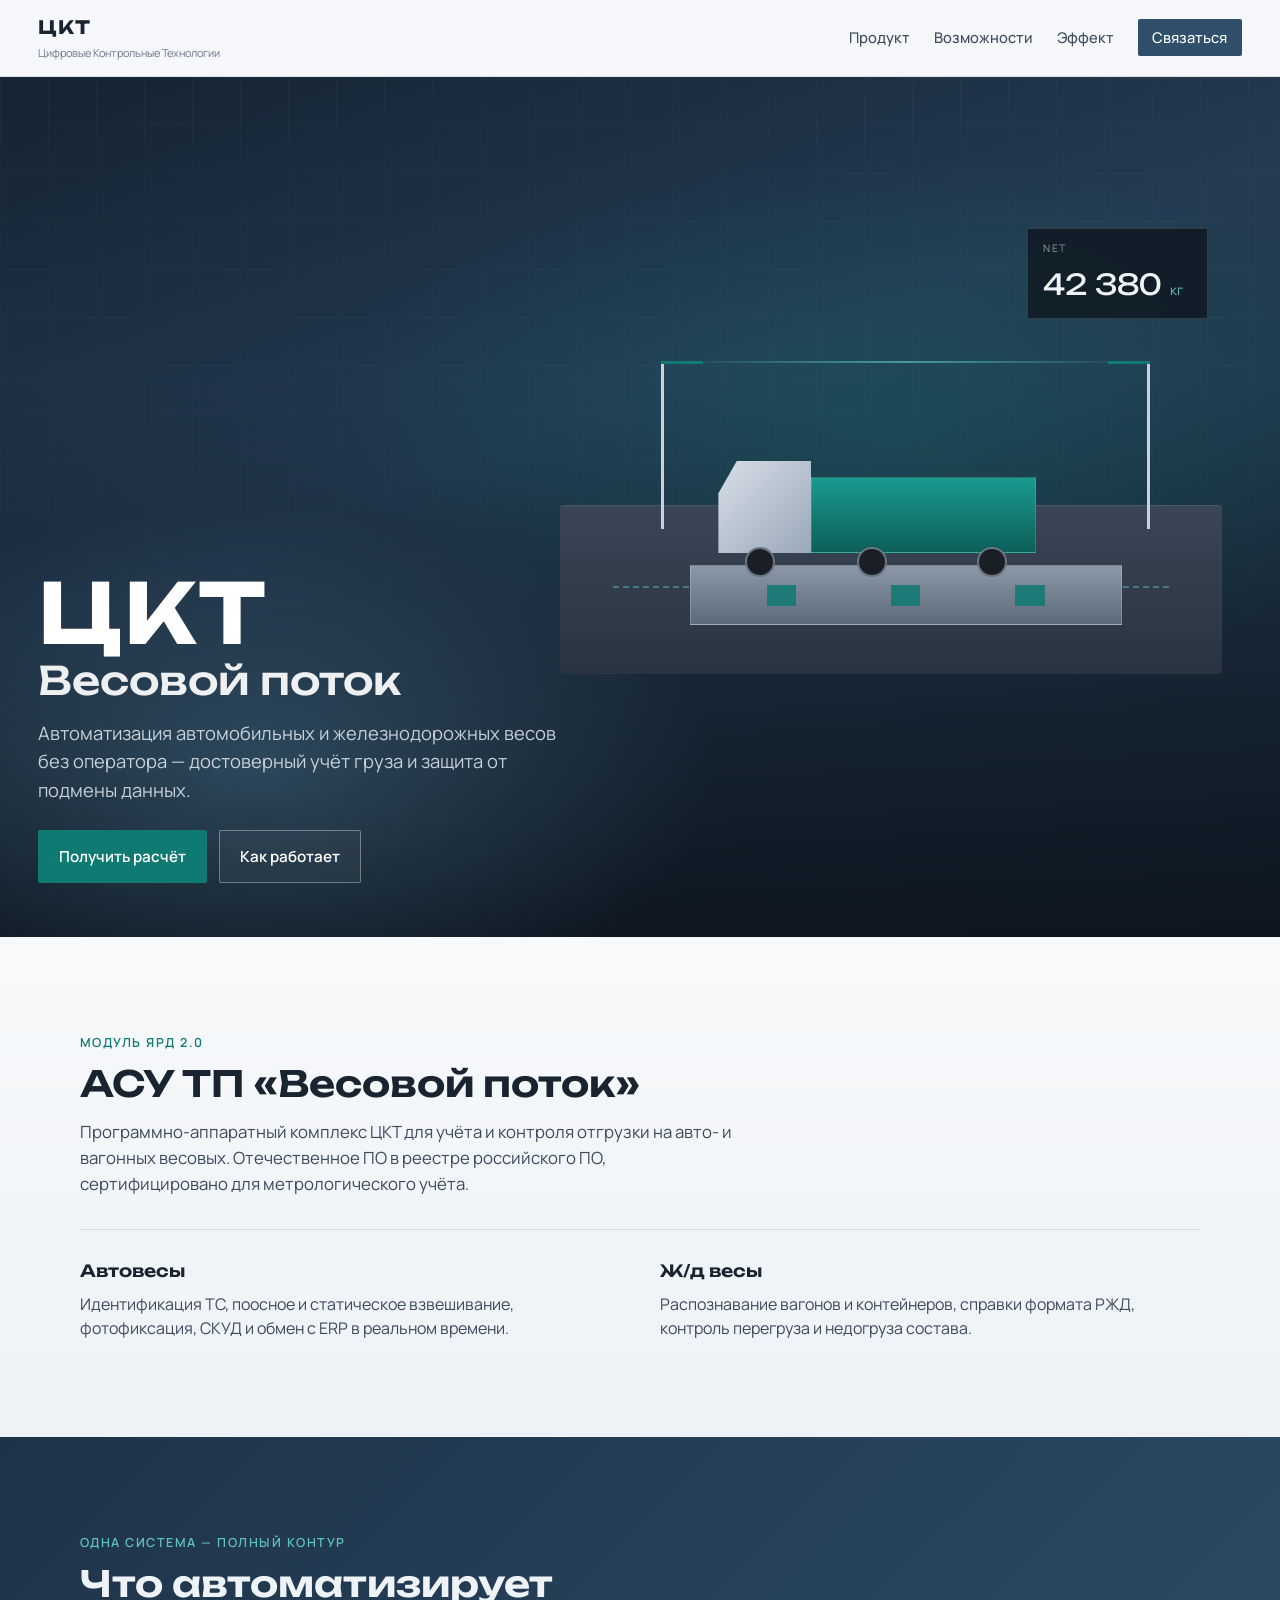
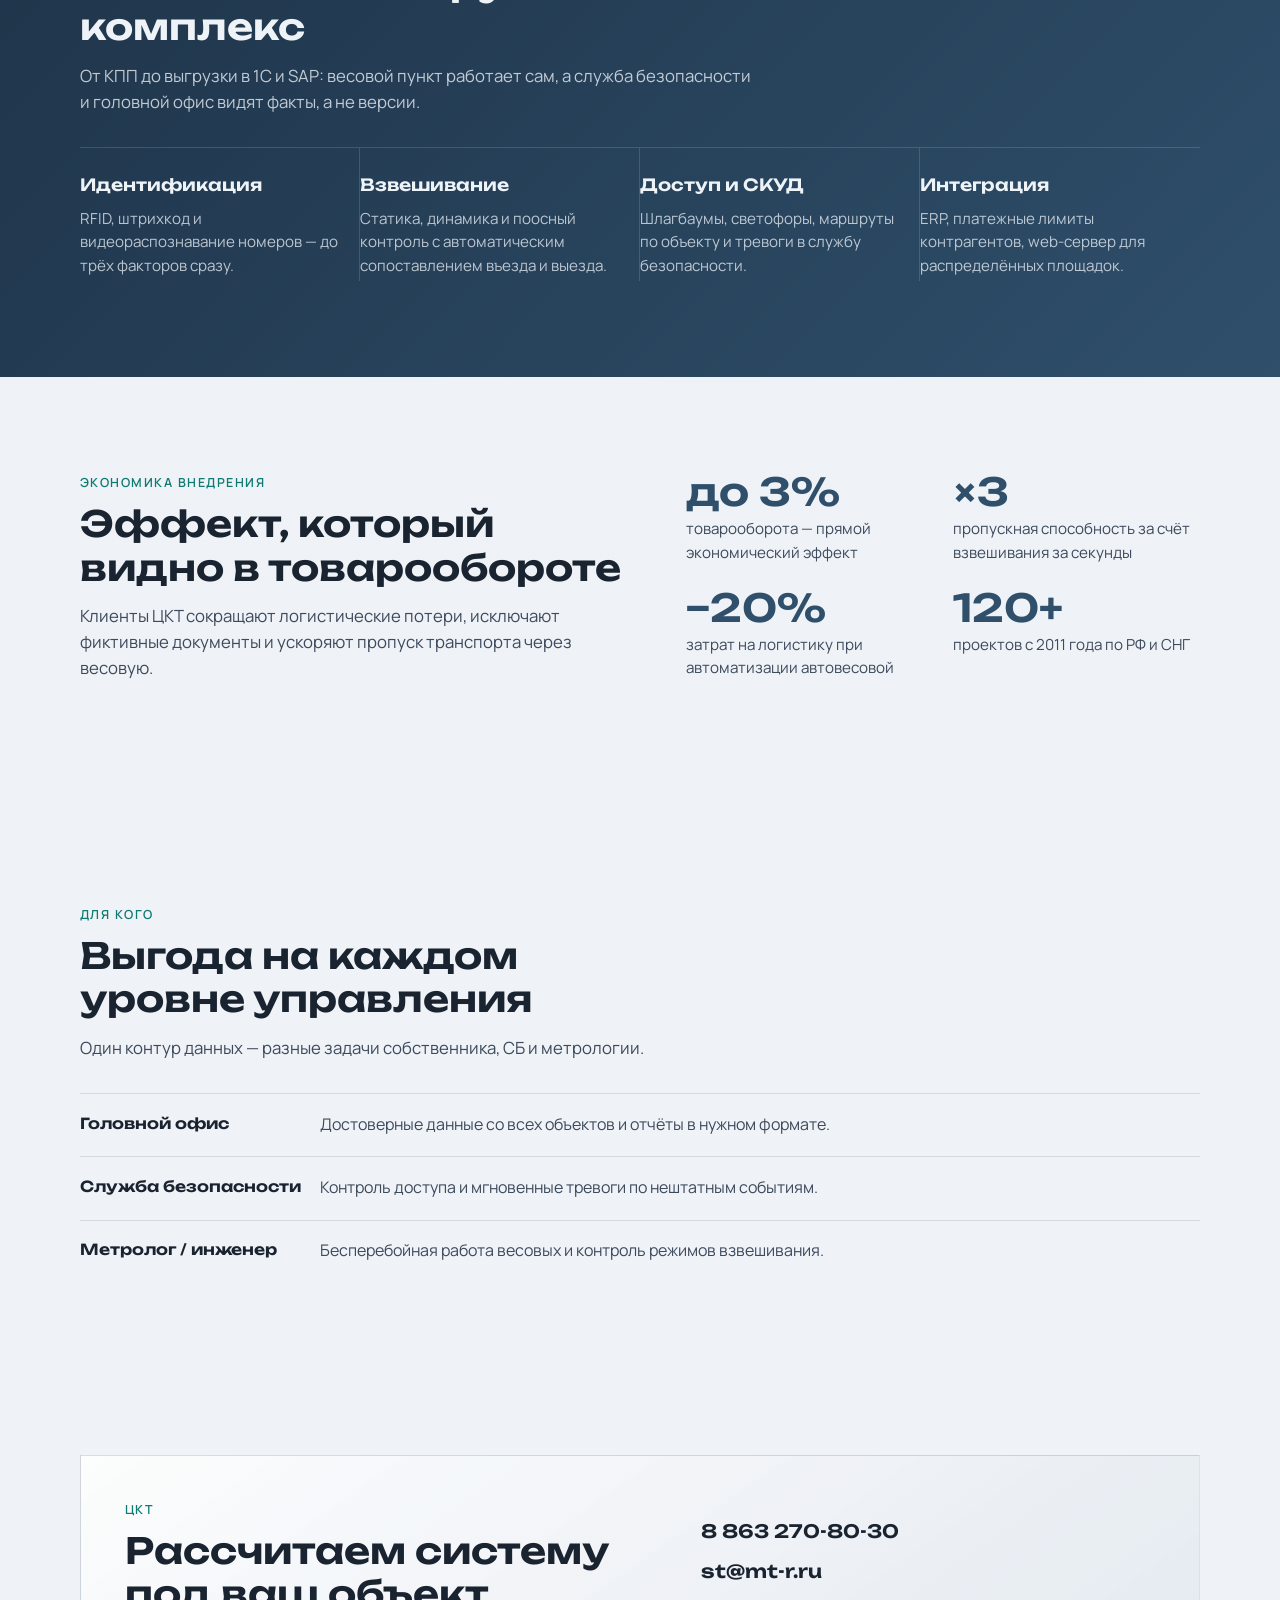
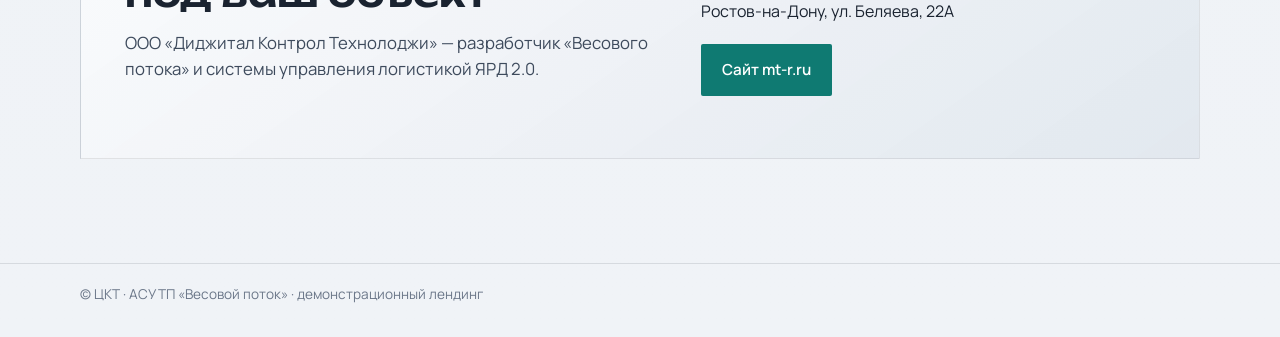
<file: index.html>
<!DOCTYPE html>
<html lang="ru">
<head>
  <meta charset="UTF-8" />
  <meta name="viewport" content="width=device-width, initial-scale=1" />
  <title>ЦКТ — Весовой поток | Автоматизация авто- и ж/д весов</title>
  <meta name="description" content="АСУ ТП «Весовой поток» от ЦКТ — программно-аппаратный комплекс автоматизации автомобильных и вагонных весов. Модуль системы ЯРД 2.0." />
  <link rel="preconnect" href="https://fonts.googleapis.com" />
  <link rel="preconnect" href="https://fonts.gstatic.com" crossorigin />
  <link href="https://fonts.googleapis.com/css2?family=Manrope:wght@400;500;600;700&family=Unbounded:wght@500;600;700&display=swap" rel="stylesheet" />
  <link rel="stylesheet" href="styles.css" />
</head>
<body>
  <header class="site-header">
    <a class="logo" href="#top" aria-label="ЦКТ — на главную">
      <span class="logo-mark">ЦКТ</span>
      <span class="logo-sub">Цифровые Контрольные Технологии</span>
    </a>
    <nav class="nav" aria-label="Основная навигация">
      <a href="#product">Продукт</a>
      <a href="#capabilities">Возможности</a>
      <a href="#effect">Эффект</a>
      <a href="#contact" class="nav-cta">Связаться</a>
    </nav>
  </header>

  <main id="top">
    <section class="hero" aria-labelledby="hero-brand">
      <div class="hero-media" aria-hidden="true">
        <div class="hero-gradient"></div>
        <div class="hero-grid"></div>
      </div>

      <div class="hero-content">
        <p class="brand" id="hero-brand">ЦКТ</p>
        <h1>Весовой поток</h1>
        <p class="lead">
          Автоматизация автомобильных и железнодорожных весов без оператора —
          достоверный учёт груза и защита от подмены данных.
        </p>
        <div class="cta-group">
          <a class="btn btn-primary" href="#contact">Получить расчёт</a>
          <a class="btn btn-ghost" href="#product">Как работает</a>
        </div>
      </div>

      <div class="weighbridge" aria-hidden="true">
        <div class="wb-road"></div>
        <div class="wb-platform">
          <span class="wb-scale"></span>
          <span class="wb-scale"></span>
          <span class="wb-scale"></span>
        </div>
        <div class="wb-truck">
          <div class="truck-cab"></div>
          <div class="truck-body"></div>
          <div class="truck-wheel w1"></div>
          <div class="truck-wheel w2"></div>
          <div class="truck-wheel w3"></div>
        </div>
        <div class="wb-gate left"></div>
        <div class="wb-gate right"></div>
        <div class="wb-readout">
          <span class="readout-label">NET</span>
          <span class="readout-value" data-weight>42 380</span>
          <span class="readout-unit">кг</span>
        </div>
        <div class="scan-beam"></div>
      </div>
    </section>

    <section class="section product" id="product">
      <div class="section-inner">
        <p class="eyebrow">Модуль ЯРД 2.0</p>
        <h2>АСУ ТП «Весовой поток»</h2>
        <p class="section-lead">
          Программно-аппаратный комплекс ЦКТ для учёта и контроля отгрузки
          на авто- и вагонных весовых. Отечественное ПО в реестре российского ПО,
          сертифицировано для метрологического учёта.
        </p>

        <ul class="split-list">
          <li>
            <strong>Автовесы</strong>
            Идентификация ТС, поосное и статическое взвешивание, фотофиксация,
            СКУД и обмен с ERP в реальном времени.
          </li>
          <li>
            <strong>Ж/д весы</strong>
            Распознавание вагонов и контейнеров, справки формата РЖД,
            контроль перегруза и недогруза состава.
          </li>
        </ul>
      </div>
    </section>

    <section class="section capabilities" id="capabilities">
      <div class="section-inner">
        <p class="eyebrow">Одна система — полный контур</p>
        <h2>Что автоматизирует комплекс</h2>
        <p class="section-lead">
          От КПП до выгрузки в 1С и SAP: весовой пункт работает сам,
          а служба безопасности и головной офис видят факты, а не версии.
        </p>

        <div class="capability-rail" role="list">
          <article class="cap" role="listitem">
            <h3>Идентификация</h3>
            <p>RFID, штрихкод и видеораспознавание номеров — до трёх факторов сразу.</p>
          </article>
          <article class="cap" role="listitem">
            <h3>Взвешивание</h3>
            <p>Статика, динамика и поосный контроль с автоматическим сопоставлением въезда и выезда.</p>
          </article>
          <article class="cap" role="listitem">
            <h3>Доступ и СКУД</h3>
            <p>Шлагбаумы, светофоры, маршруты по объекту и тревоги в службу безопасности.</p>
          </article>
          <article class="cap" role="listitem">
            <h3>Интеграция</h3>
            <p>ERP, платежные лимиты контрагентов, web-сервер для распределённых площадок.</p>
          </article>
        </div>
      </div>
    </section>

    <section class="section effect" id="effect">
      <div class="section-inner effect-grid">
        <div>
          <p class="eyebrow">Экономика внедрения</p>
          <h2>Эффект, который видно в товарообороте</h2>
          <p class="section-lead">
            Клиенты ЦКТ сокращают логистические потери, исключают фиктивные документы
            и ускоряют пропуск транспорта через весовую.
          </p>
        </div>
        <dl class="metrics">
          <div>
            <dt>до 3%</dt>
            <dd>товарооборота — прямой экономический эффект</dd>
          </div>
          <div>
            <dt>×3</dt>
            <dd>пропускная способность за счёт взвешивания за секунды</dd>
          </div>
          <div>
            <dt>−20%</dt>
            <dd>затрат на логистику при автоматизации автовесовой</dd>
          </div>
          <div>
            <dt>120+</dt>
            <dd>проектов с 2011 года по РФ и СНГ</dd>
          </div>
        </dl>
      </div>
    </section>

    <section class="section audience">
      <div class="section-inner">
        <p class="eyebrow">Для кого</p>
        <h2>Выгода на каждом уровне управления</h2>
        <p class="section-lead">Один контур данных — разные задачи собственника, СБ и метрологии.</p>
        <ul class="audience-list">
          <li>
            <span>Головной офис</span>
            Достоверные данные со всех объектов и отчёты в нужном формате.
          </li>
          <li>
            <span>Служба безопасности</span>
            Контроль доступа и мгновенные тревоги по нештатным событиям.
          </li>
          <li>
            <span>Метролог / инженер</span>
            Бесперебойная работа весовых и контроль режимов взвешивания.
          </li>
        </ul>
      </div>
    </section>

    <section class="section contact" id="contact">
      <div class="section-inner contact-panel">
        <div>
          <p class="eyebrow">ЦКТ</p>
          <h2>Рассчитаем систему под ваш объект</h2>
          <p class="section-lead">
            ООО «Диджитал Контрол Технолоджи» — разработчик «Весового потока»
            и системы управления логистикой ЯРД 2.0.
          </p>
        </div>
        <address class="contacts">
          <a href="tel:+78632708030">8 863 270-80-30</a>
          <a href="mailto:st@mt-r.ru">st@mt-r.ru</a>
          <span>Ростов-на-Дону, ул. Беляева, 22А</span>
          <a class="btn btn-primary" href="https://mt-r.ru/" target="_blank" rel="noopener noreferrer">Сайт mt-r.ru</a>
        </address>
      </div>
    </section>
  </main>

  <footer class="site-footer">
    <p>© ЦКТ · АСУ ТП «Весовой поток» · демонстрационный лендинг</p>
  </footer>

  <script src="script.js"></script>
</body>
</html>
</file>
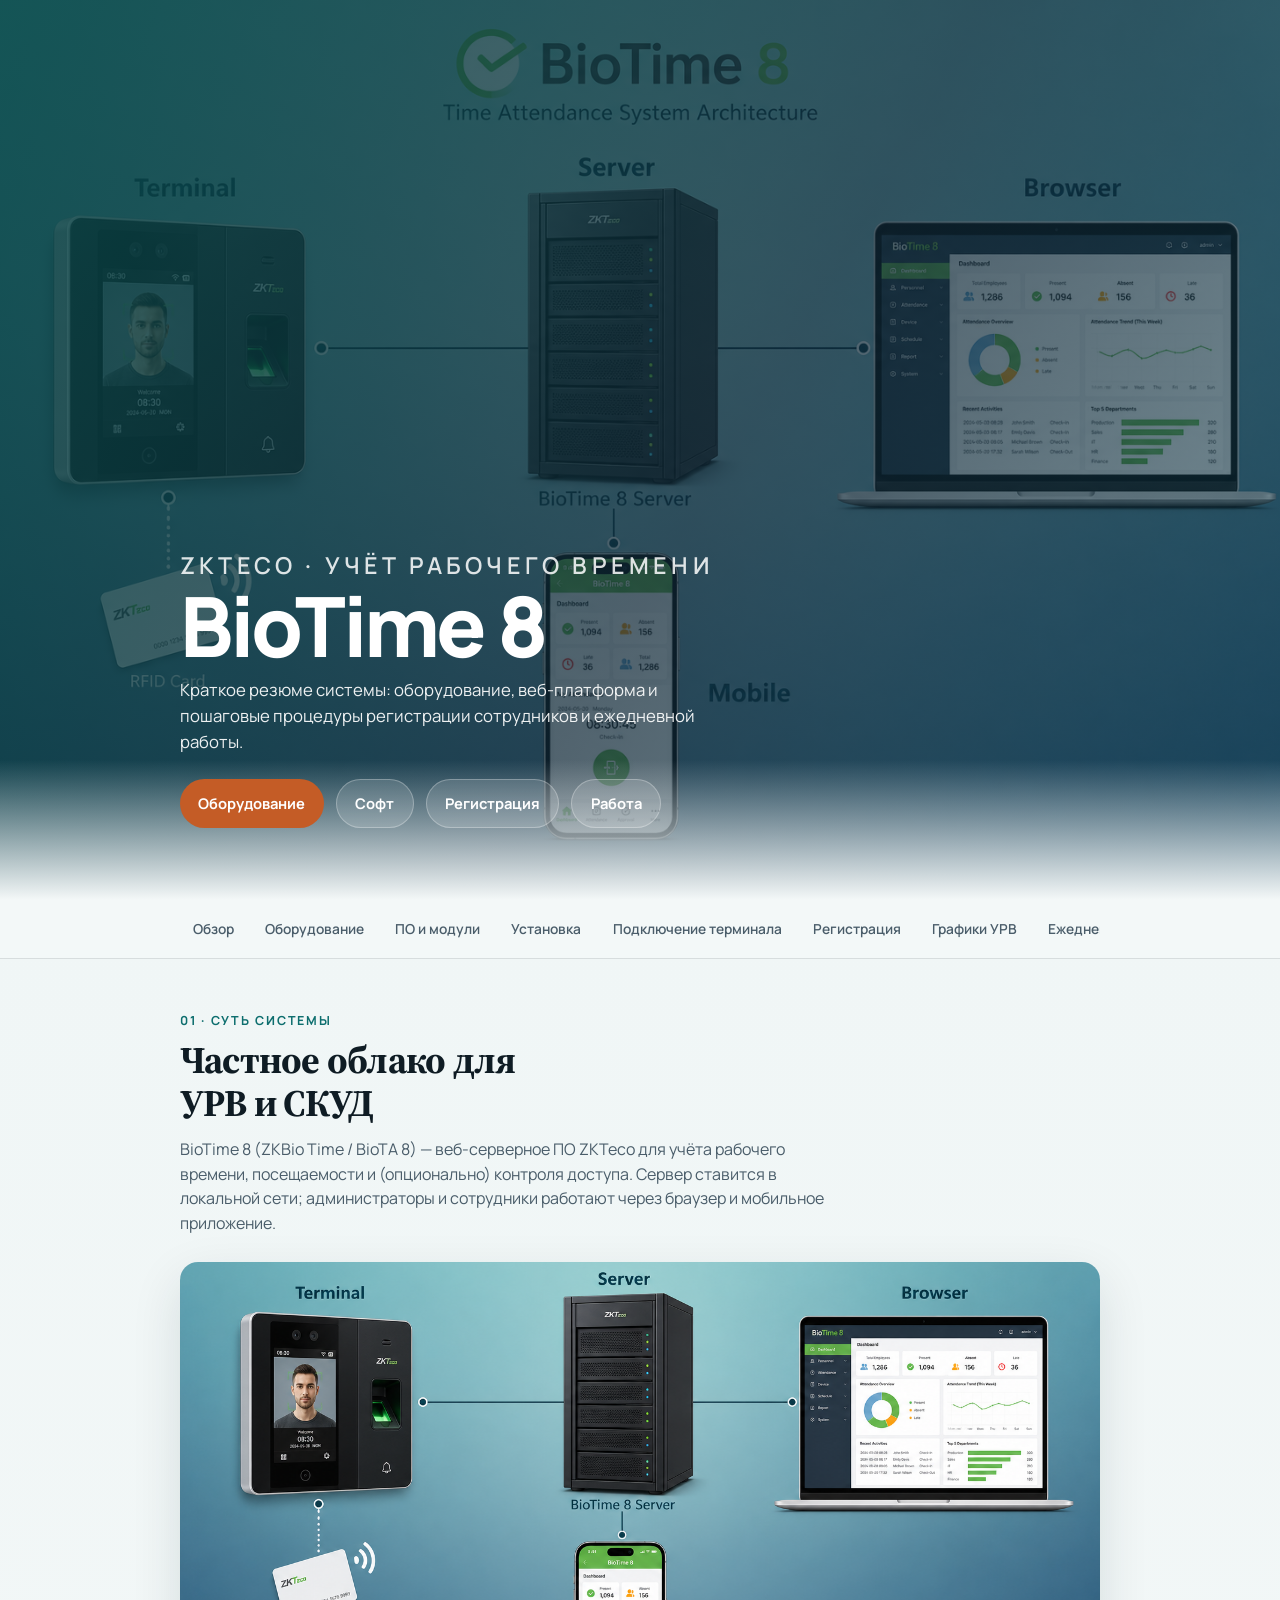
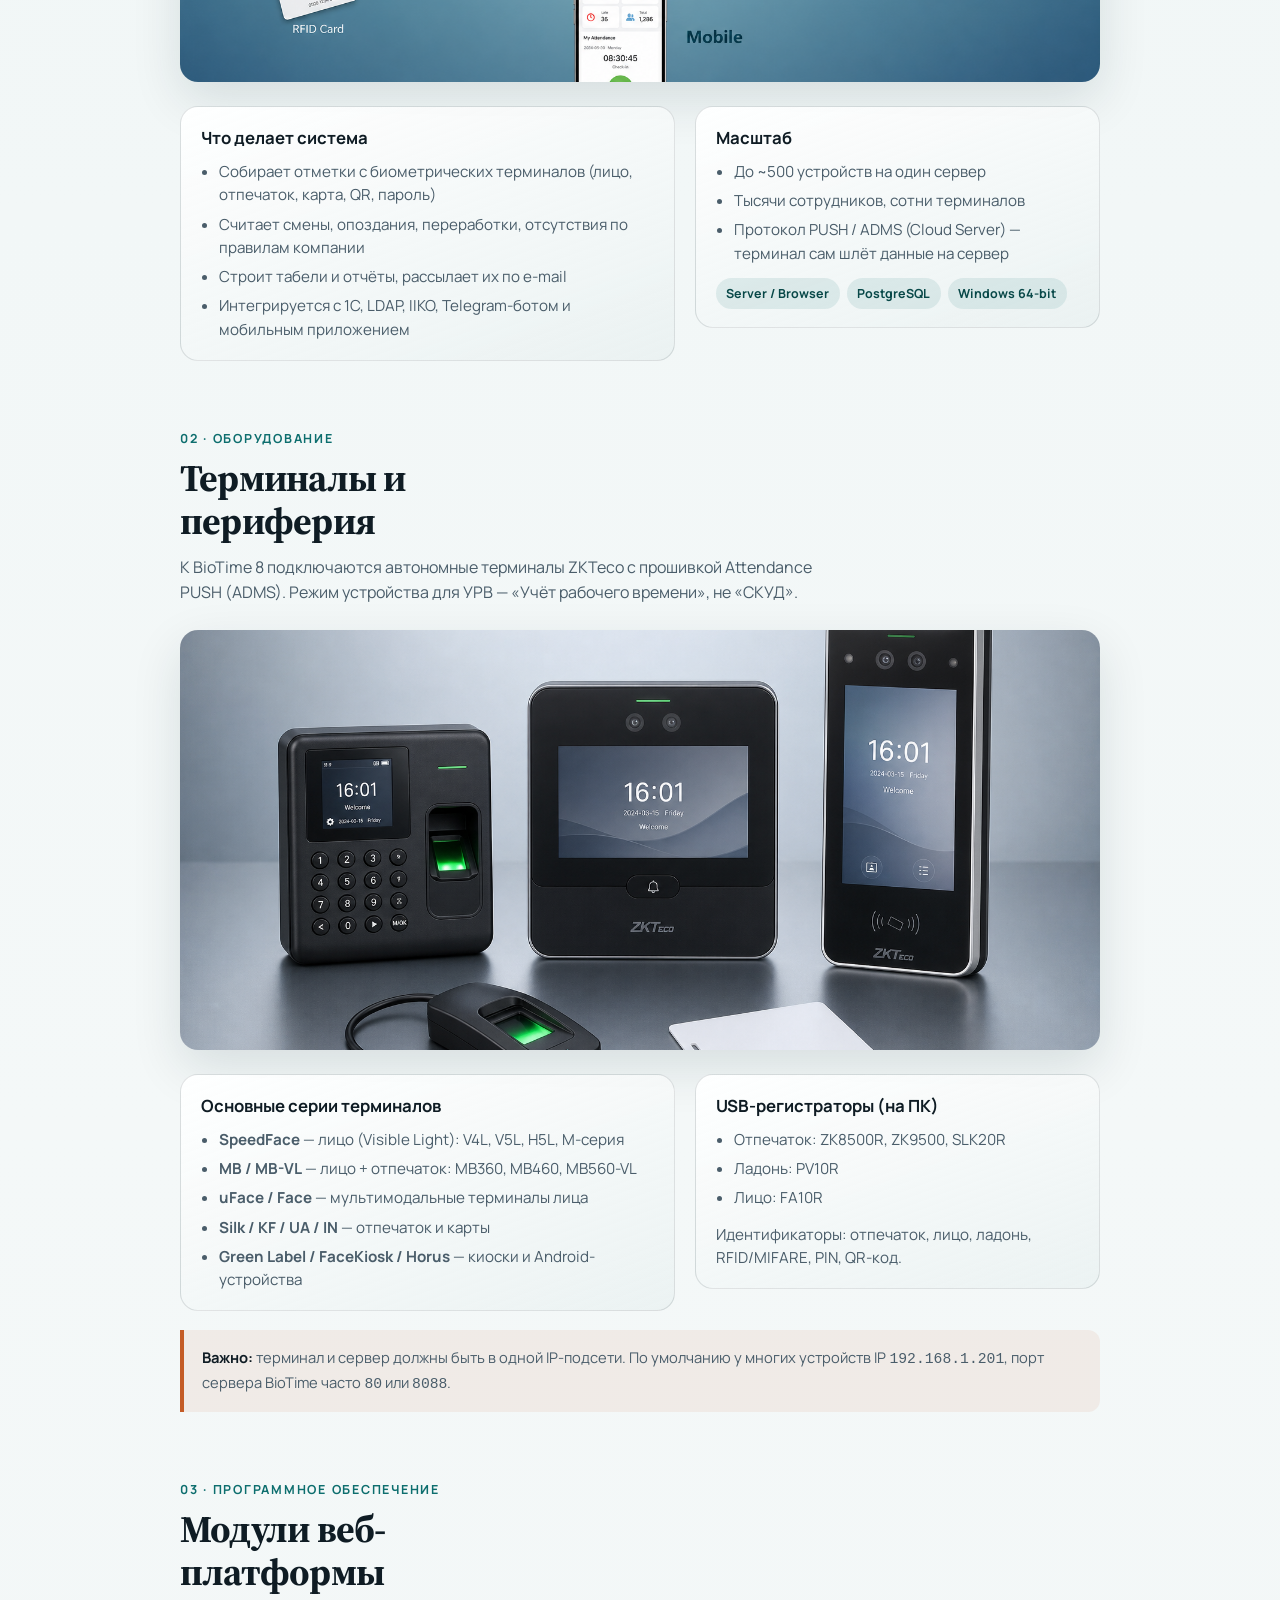
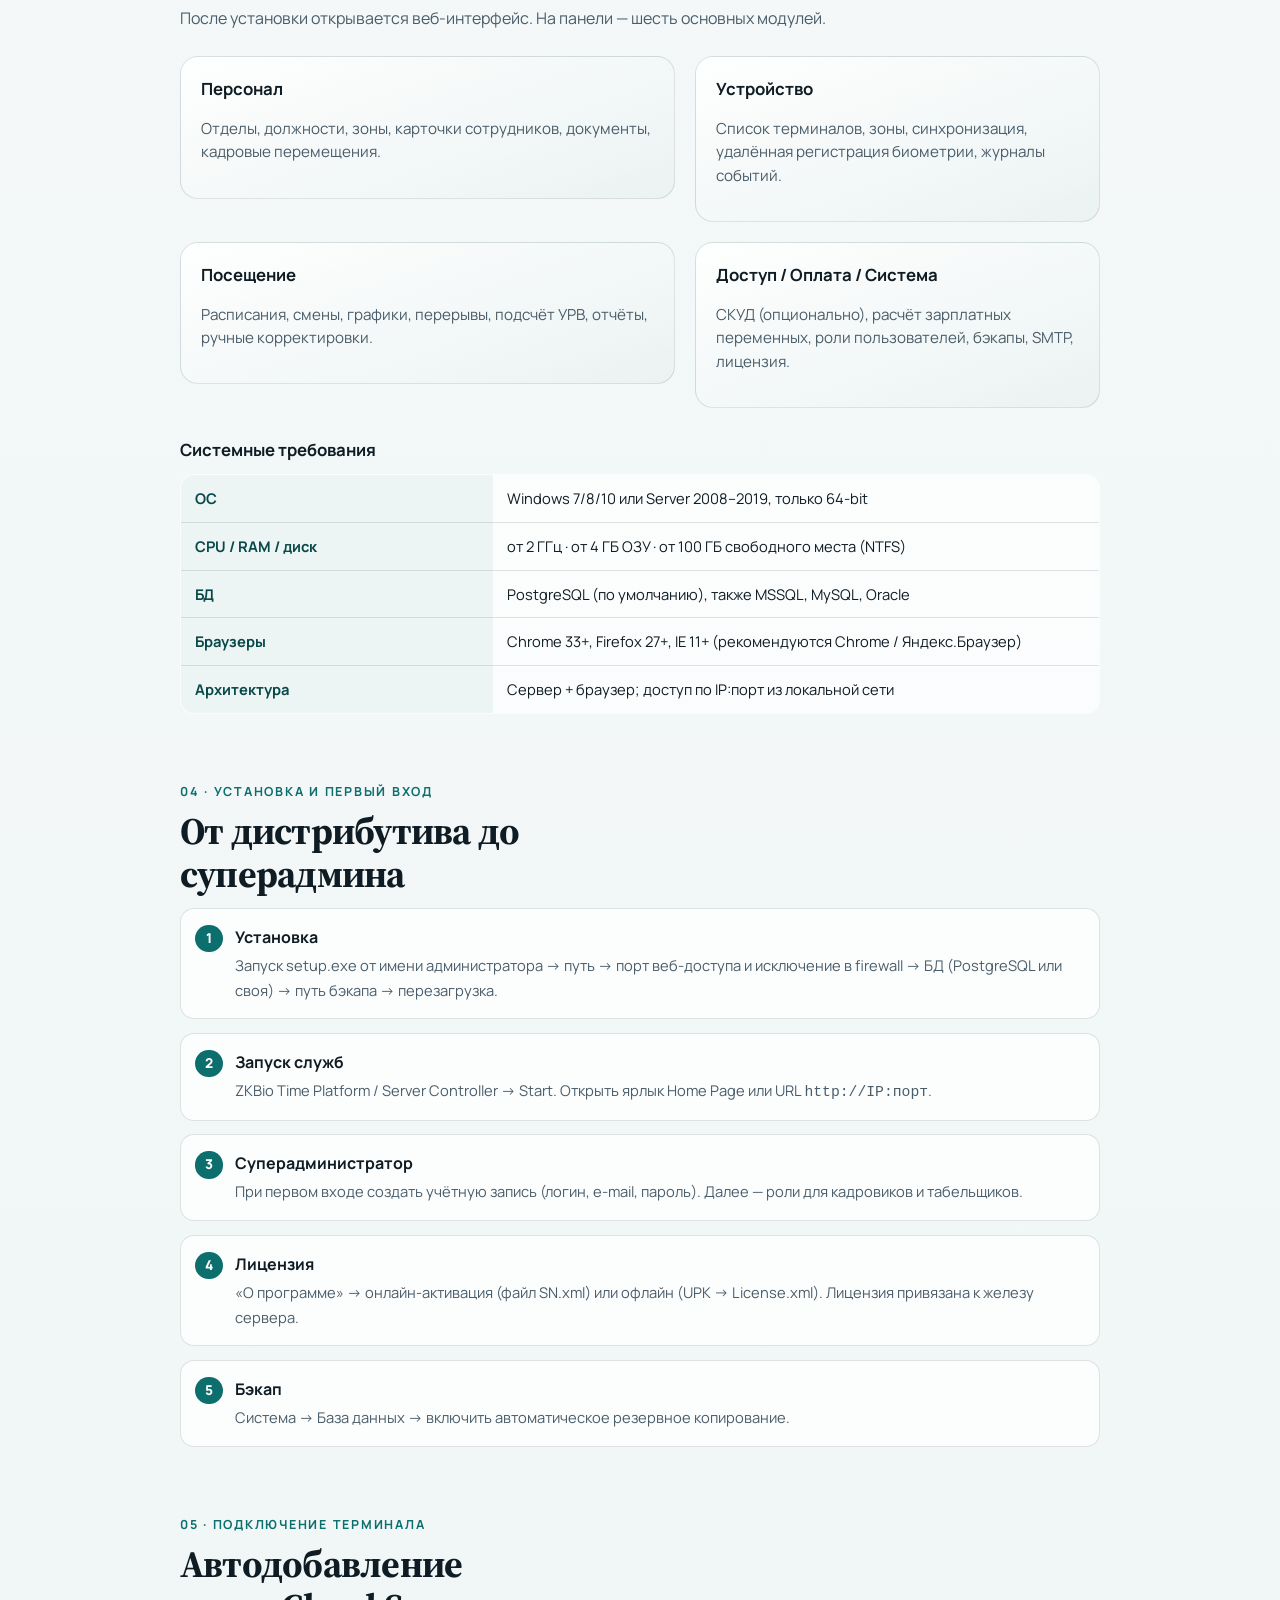
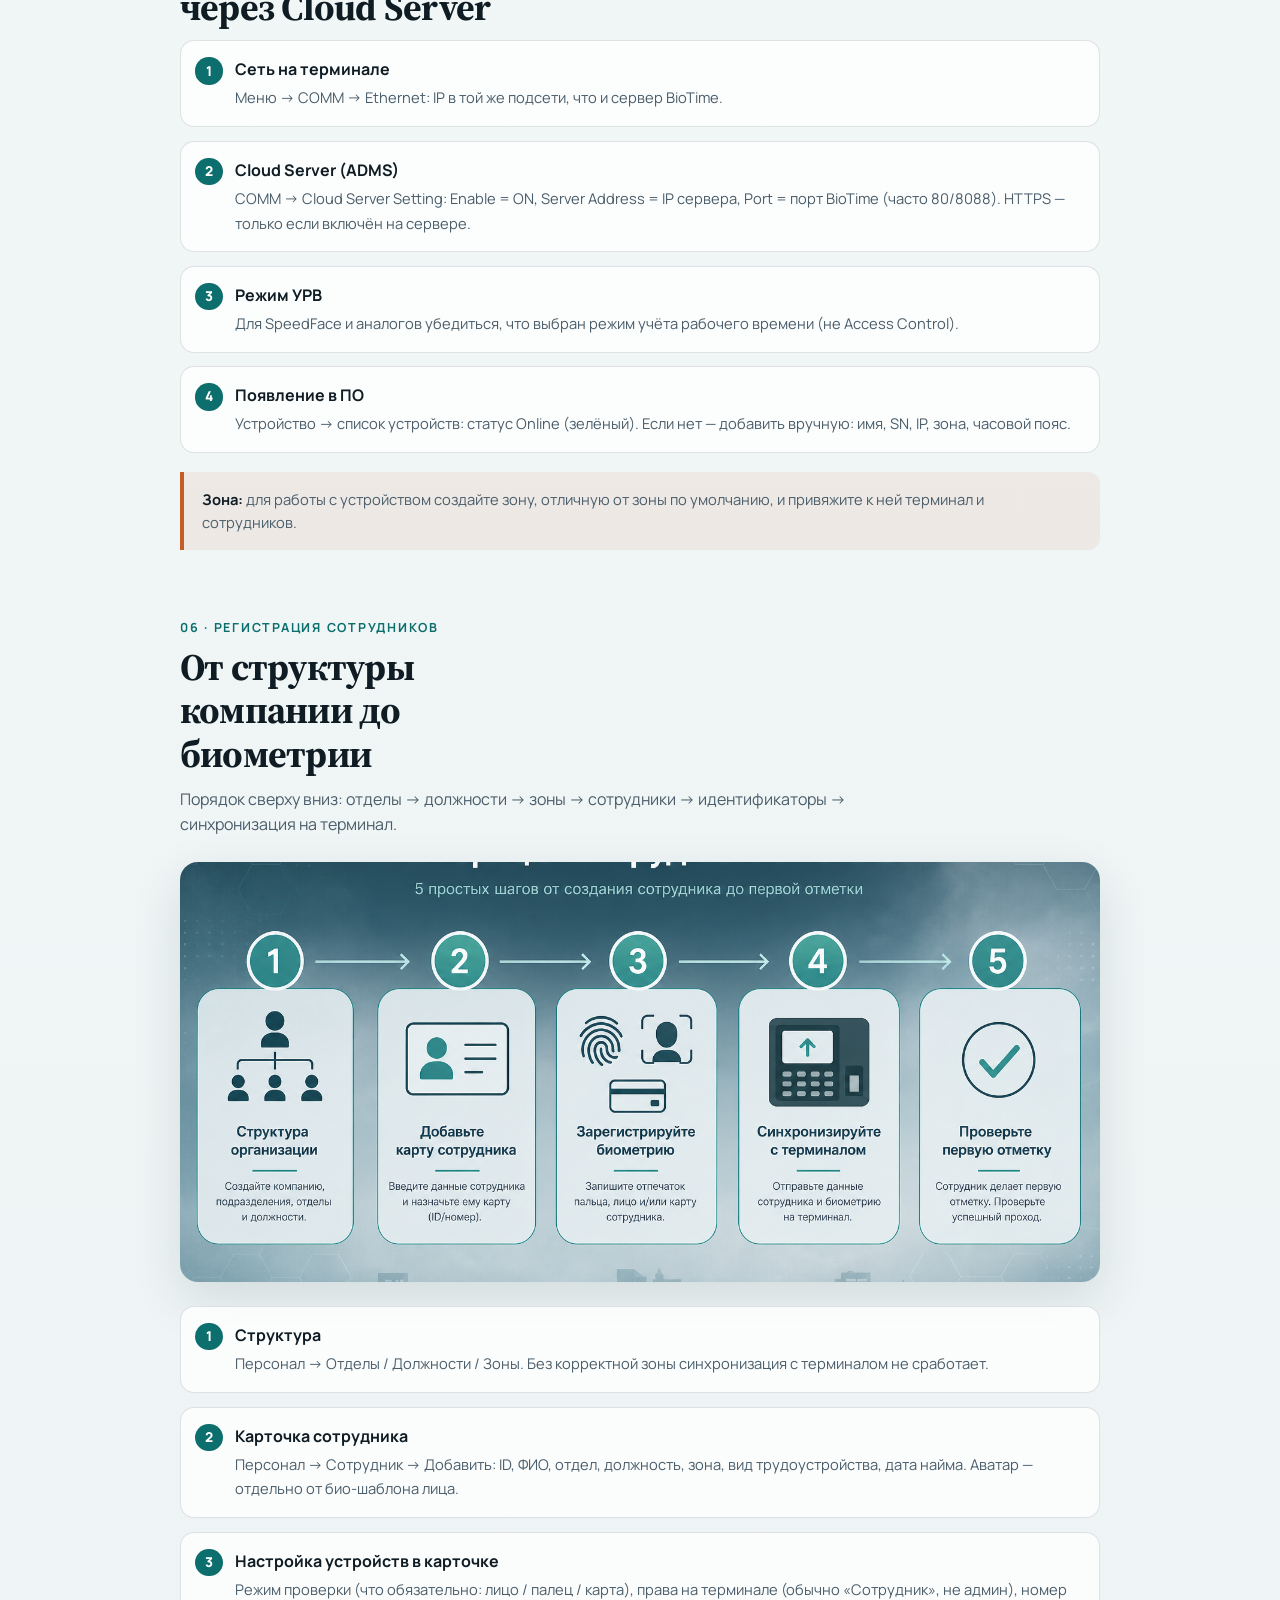
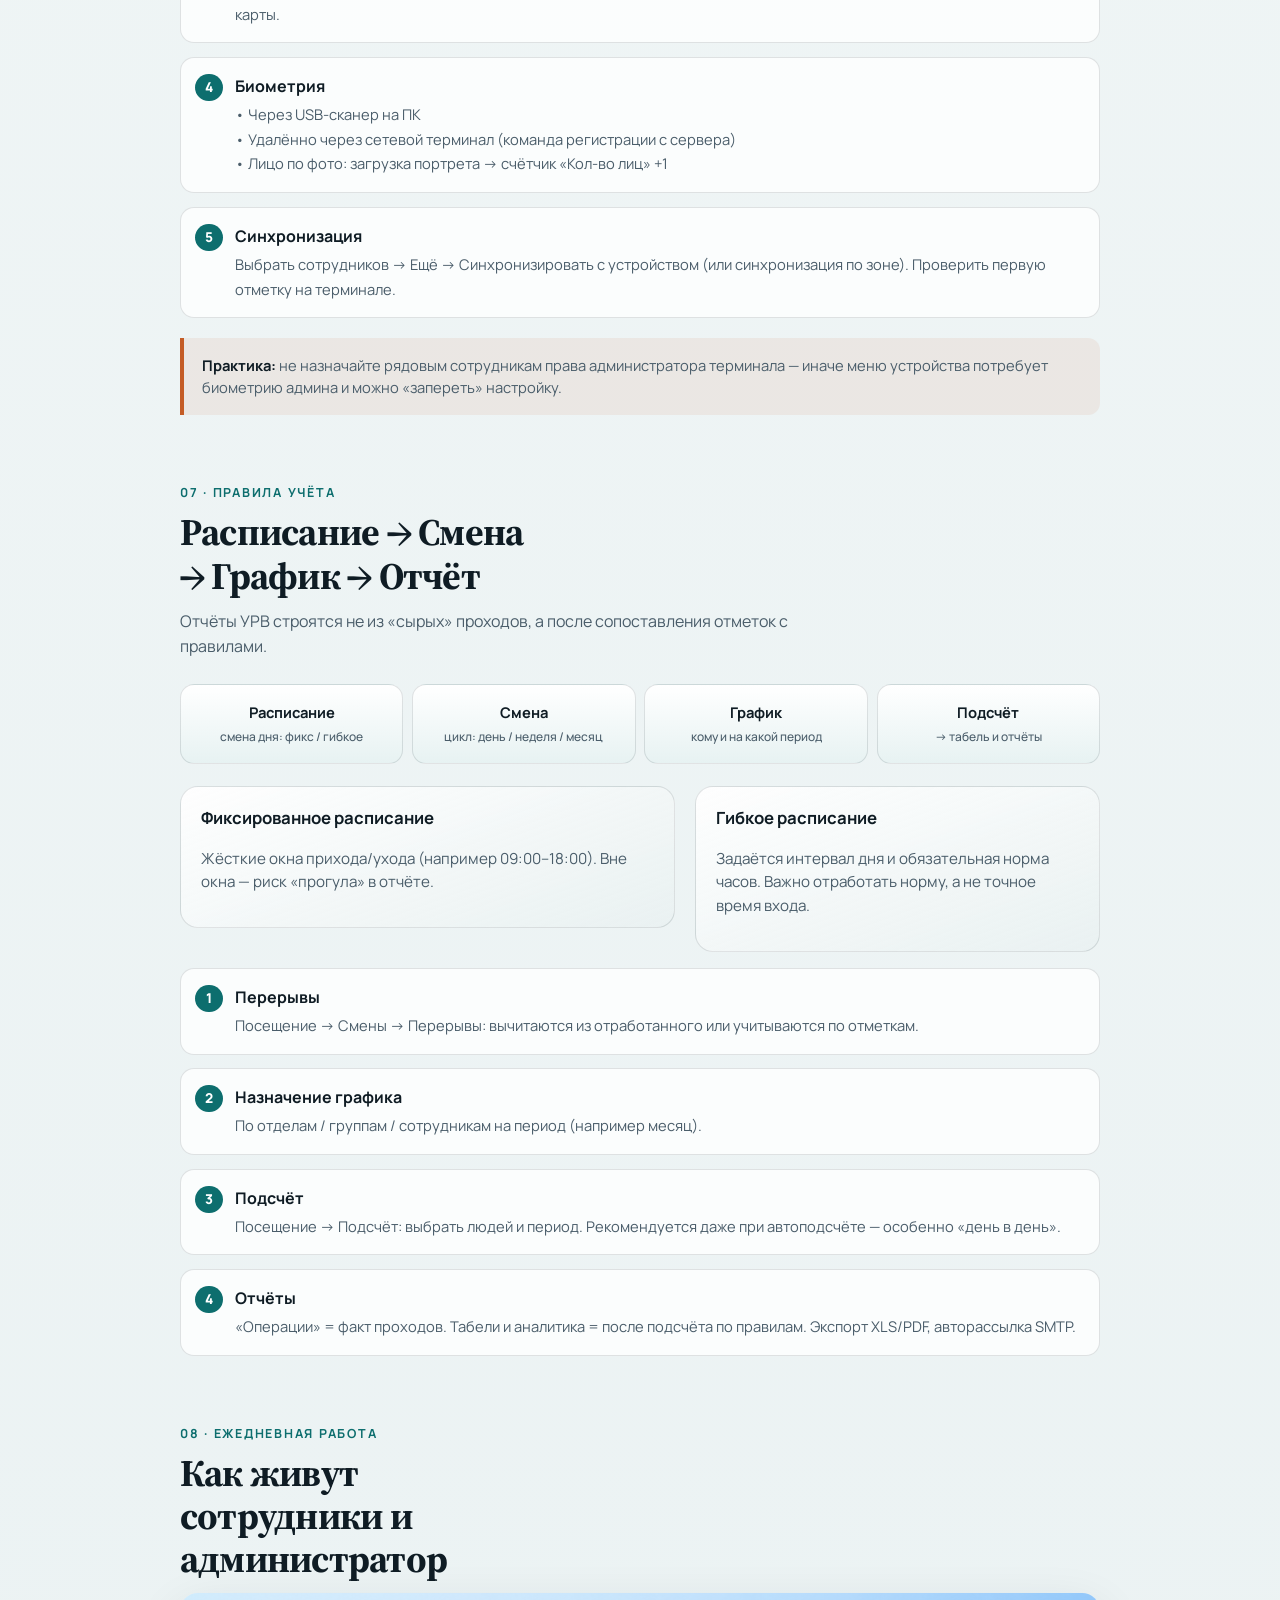
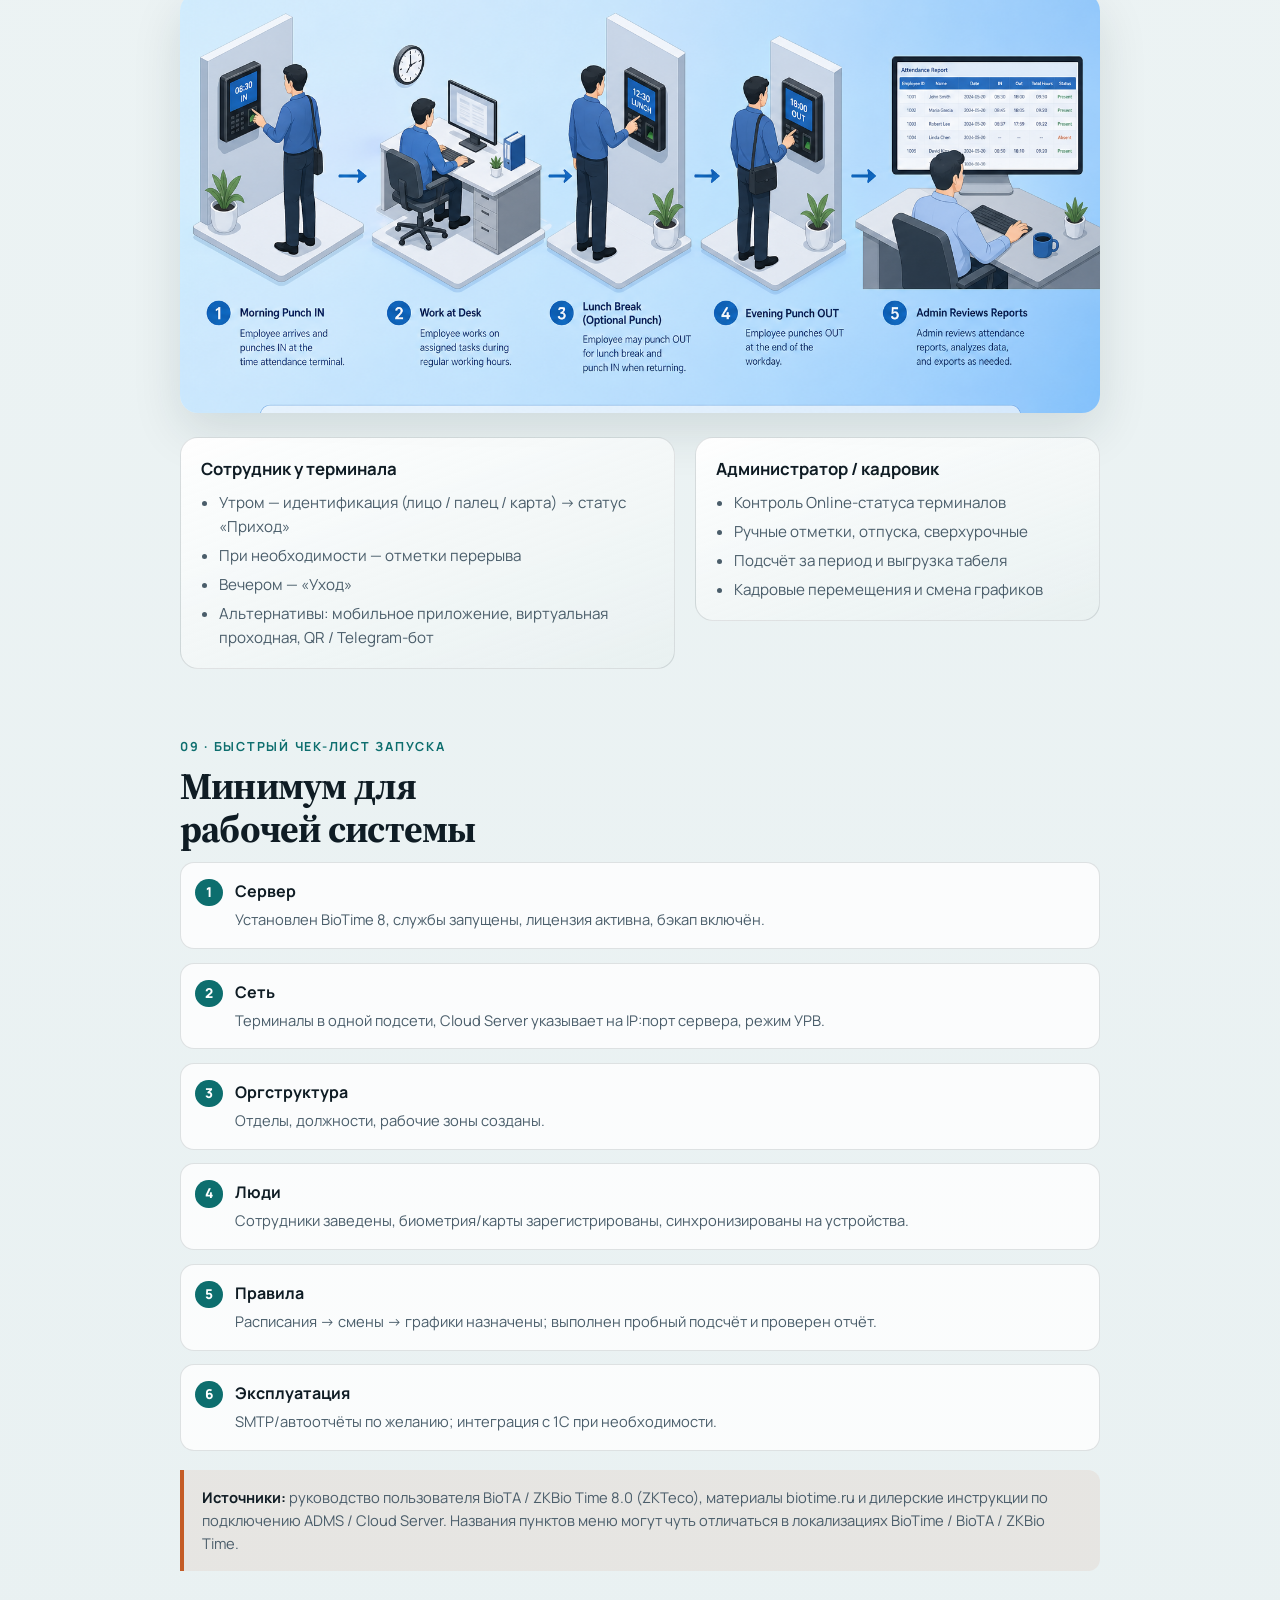
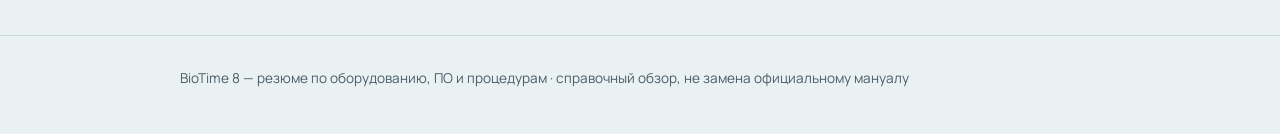
<file: docs/biotime8/index.html>
<!DOCTYPE html>
<html lang="ru">
<head>
  <meta charset="UTF-8" />
  <meta name="viewport" content="width=device-width, initial-scale=1" />
  <title>BioTime 8 — резюме: оборудование, ПО, регистрация и работа</title>
  <link rel="preconnect" href="https://fonts.googleapis.com" />
  <link rel="preconnect" href="https://fonts.gstatic.com" crossorigin />
  <link href="https://fonts.googleapis.com/css2?family=Manrope:wght@400;500;600;700;800&family=Source+Serif+4:opsz,wght@8..60,500;8..60,700&display=swap" rel="stylesheet" />
  <style>
    :root {
      --ink: #0f1c24;
      --muted: #4a5d6a;
      --line: rgba(15, 28, 36, 0.12);
      --teal: #0d6e6e;
      --teal-deep: #084848;
      --sand: #e8f0f0;
      --paper: #f4f8f8;
      --accent: #c45c26;
      --white: #ffffff;
      --shadow: 0 18px 50px rgba(8, 40, 48, 0.12);
      --radius: 18px;
      --max: 920px;
    }

    * { box-sizing: border-box; }
    html { scroll-behavior: smooth; }
    body {
      margin: 0;
      color: var(--ink);
      font-family: Manrope, sans-serif;
      background:
        radial-gradient(1200px 600px at 10% -10%, #cfe8e6 0%, transparent 55%),
        radial-gradient(900px 500px at 100% 0%, #d7e4ef 0%, transparent 50%),
        linear-gradient(180deg, #eef5f5 0%, var(--paper) 28%, #e9f1f2 100%);
      line-height: 1.55;
    }

    .wrap {
      width: min(var(--max), calc(100% - 2rem));
      margin: 0 auto;
    }

    /* —— Hero —— */
    .hero {
      position: relative;
      min-height: 100vh;
      display: grid;
      align-items: end;
      overflow: hidden;
      padding: 2rem 0 3.5rem;
      background:
        linear-gradient(120deg, rgba(8, 72, 72, 0.88) 0%, rgba(15, 40, 55, 0.72) 55%, rgba(12, 55, 70, 0.55) 100%),
        url("images/architecture.png") center / cover no-repeat;
    }
    .hero::after {
      content: "";
      position: absolute;
      inset: auto 0 0;
      height: 140px;
      background: linear-gradient(to top, var(--paper), transparent);
      pointer-events: none;
    }
    .hero-inner {
      position: relative;
      z-index: 1;
      color: var(--white);
      padding-bottom: 1rem;
      animation: rise 0.9s ease-out both;
    }
    .brand {
      font-size: clamp(2.8rem, 8vw, 5.2rem);
      font-weight: 800;
      letter-spacing: -0.04em;
      line-height: 0.95;
      margin: 0 0 0.75rem;
    }
    .brand span {
      display: block;
      font-size: 0.28em;
      font-weight: 600;
      letter-spacing: 0.18em;
      text-transform: uppercase;
      opacity: 0.85;
      margin-bottom: 0.6rem;
    }
    .lede {
      max-width: 34rem;
      font-size: 1.05rem;
      opacity: 0.92;
      margin: 0 0 1.5rem;
    }
    .cta-row {
      display: flex;
      flex-wrap: wrap;
      gap: 0.75rem;
    }
    .cta {
      display: inline-flex;
      align-items: center;
      gap: 0.45rem;
      padding: 0.75rem 1.15rem;
      border-radius: 999px;
      text-decoration: none;
      font-weight: 700;
      font-size: 0.92rem;
      transition: transform 0.2s ease, background 0.2s ease;
    }
    .cta:hover { transform: translateY(-2px); }
    .cta-primary {
      background: var(--accent);
      color: var(--white);
    }
    .cta-ghost {
      background: rgba(255,255,255,0.14);
      color: var(--white);
      border: 1px solid rgba(255,255,255,0.28);
      backdrop-filter: blur(6px);
    }

    /* —— Nav —— */
    .toc {
      position: sticky;
      top: 0;
      z-index: 20;
      backdrop-filter: blur(12px);
      background: rgba(244, 248, 248, 0.86);
      border-bottom: 1px solid var(--line);
    }
    .toc-inner {
      display: flex;
      gap: 0.35rem;
      overflow-x: auto;
      padding: 0.7rem 0;
      scrollbar-width: none;
    }
    .toc-inner::-webkit-scrollbar { display: none; }
    .toc a {
      white-space: nowrap;
      text-decoration: none;
      color: var(--muted);
      font-size: 0.86rem;
      font-weight: 600;
      padding: 0.45rem 0.8rem;
      border-radius: 999px;
    }
    .toc a:hover { color: var(--teal-deep); background: rgba(13,110,110,0.08); }

    /* —— Sections —— */
    section {
      padding: 3.25rem 0 1rem;
      animation: fadein 0.7s ease both;
    }
    .kicker {
      color: var(--teal);
      font-weight: 700;
      font-size: 0.78rem;
      letter-spacing: 0.14em;
      text-transform: uppercase;
      margin: 0 0 0.55rem;
    }
    h2 {
      font-family: "Source Serif 4", Georgia, serif;
      font-size: clamp(1.7rem, 3.5vw, 2.35rem);
      line-height: 1.15;
      letter-spacing: -0.02em;
      margin: 0 0 0.7rem;
      max-width: 18ch;
    }
    .section-lead {
      color: var(--muted);
      max-width: 42rem;
      margin: 0 0 1.6rem;
    }

    .visual {
      width: 100%;
      border-radius: var(--radius);
      display: block;
      margin: 0 0 1.5rem;
      box-shadow: var(--shadow);
      object-fit: cover;
      max-height: 420px;
    }

    .grid-2 {
      display: grid;
      grid-template-columns: 1.1fr 0.9fr;
      gap: 1.25rem;
      align-items: start;
    }
    @media (max-width: 800px) {
      .grid-2 { grid-template-columns: 1fr; }
    }

    .panel {
      background: linear-gradient(160deg, rgba(255,255,255,0.92), rgba(232,240,240,0.75));
      border: 1px solid var(--line);
      border-radius: var(--radius);
      padding: 1.15rem 1.25rem;
    }
    .panel h3 {
      margin: 0 0 0.55rem;
      font-size: 1.05rem;
    }
    .panel p, .panel li { color: var(--muted); font-size: 0.95rem; }
    .panel ul { margin: 0; padding-left: 1.1rem; }
    .panel li + li { margin-top: 0.35rem; }

    .chips {
      display: flex;
      flex-wrap: wrap;
      gap: 0.45rem;
      margin: 0.8rem 0 0;
    }
    .chip {
      font-size: 0.78rem;
      font-weight: 700;
      color: var(--teal-deep);
      background: rgba(13,110,110,0.1);
      padding: 0.35rem 0.65rem;
      border-radius: 999px;
    }

    .steps {
      counter-reset: step;
      display: grid;
      gap: 0.85rem;
      margin: 0;
      padding: 0;
      list-style: none;
    }
    .steps li {
      position: relative;
      padding: 1rem 1rem 1rem 3.4rem;
      background: rgba(255,255,255,0.78);
      border: 1px solid var(--line);
      border-radius: 14px;
    }
    .steps li::before {
      counter-increment: step;
      content: counter(step);
      position: absolute;
      left: 0.9rem;
      top: 1rem;
      width: 1.7rem;
      height: 1.7rem;
      border-radius: 50%;
      background: var(--teal);
      color: white;
      font-weight: 800;
      font-size: 0.85rem;
      display: grid;
      place-items: center;
    }
    .steps strong {
      display: block;
      margin-bottom: 0.2rem;
      color: var(--ink);
    }
    .steps span { color: var(--muted); font-size: 0.92rem; }

    .formula {
      display: grid;
      grid-template-columns: repeat(4, 1fr);
      gap: 0.55rem;
      margin: 1rem 0 1.4rem;
    }
    @media (max-width: 700px) {
      .formula { grid-template-columns: 1fr 1fr; }
    }
    .formula div {
      text-align: center;
      padding: 1rem 0.6rem;
      border-radius: 14px;
      background: linear-gradient(180deg, #fff, #e7f2f2);
      border: 1px solid var(--line);
      font-weight: 700;
      font-size: 0.92rem;
    }
    .formula div small {
      display: block;
      margin-top: 0.25rem;
      font-weight: 500;
      color: var(--muted);
      font-size: 0.75rem;
    }

    table.spec {
      width: 100%;
      border-collapse: collapse;
      font-size: 0.92rem;
      background: rgba(255,255,255,0.7);
      border-radius: 14px;
      overflow: hidden;
      border: 1px solid var(--line);
    }
    .spec th, .spec td {
      text-align: left;
      padding: 0.75rem 0.9rem;
      border-bottom: 1px solid var(--line);
      vertical-align: top;
    }
    .spec th {
      width: 34%;
      color: var(--teal-deep);
      font-weight: 700;
      background: rgba(13,110,110,0.06);
    }
    .spec tr:last-child th,
    .spec tr:last-child td { border-bottom: 0; }

    .callout {
      margin: 1.2rem 0 0;
      padding: 1rem 1.15rem;
      border-left: 4px solid var(--accent);
      background: rgba(196, 92, 38, 0.08);
      border-radius: 0 12px 12px 0;
      color: var(--muted);
      font-size: 0.92rem;
    }
    .callout strong { color: var(--ink); }

    footer {
      margin-top: 3rem;
      padding: 2rem 0 3rem;
      border-top: 1px solid var(--line);
      color: var(--muted);
      font-size: 0.85rem;
    }

    @keyframes rise {
      from { opacity: 0; transform: translateY(24px); }
      to { opacity: 1; transform: none; }
    }
    @keyframes fadein {
      from { opacity: 0; transform: translateY(12px); }
      to { opacity: 1; transform: none; }
    }

    @media (prefers-reduced-motion: reduce) {
      *, *::before, *::after {
        animation: none !important;
        transition: none !important;
      }
    }
  </style>
</head>
<body>
  <header class="hero">
    <div class="wrap hero-inner">
      <h1 class="brand">
        <span>ZKTeco · Учёт рабочего времени</span>
        BioTime 8
      </h1>
      <p class="lede">
        Краткое резюме системы: оборудование, веб-платформа и пошаговые процедуры
        регистрации сотрудников и ежедневной работы.
      </p>
      <div class="cta-row">
        <a class="cta cta-primary" href="#hardware">Оборудование</a>
        <a class="cta cta-ghost" href="#software">Софт</a>
        <a class="cta cta-ghost" href="#register">Регистрация</a>
        <a class="cta cta-ghost" href="#work">Работа</a>
      </div>
    </div>
  </header>

  <nav class="toc" aria-label="Содержание">
    <div class="wrap toc-inner">
      <a href="#overview">Обзор</a>
      <a href="#hardware">Оборудование</a>
      <a href="#software">ПО и модули</a>
      <a href="#install">Установка</a>
      <a href="#device">Подключение терминала</a>
      <a href="#register">Регистрация</a>
      <a href="#attendance">Графики УРВ</a>
      <a href="#work">Ежедневная работа</a>
      <a href="#checklist">Чек-лист</a>
    </div>
  </nav>

  <main>
    <section id="overview">
      <div class="wrap">
        <p class="kicker">01 · Суть системы</p>
        <h2>Частное облако для УРВ и СКУД</h2>
        <p class="section-lead">
          BioTime 8 (ZKBio Time / BioTA 8) — веб-серверное ПО ZKTeco для учёта рабочего времени,
          посещаемости и (опционально) контроля доступа. Сервер ставится в локальной сети;
          администраторы и сотрудники работают через браузер и мобильное приложение.
        </p>
        <img class="visual" src="images/architecture.png" alt="Архитектура BioTime 8: сервер, терминалы, браузер, мобильное приложение" />
        <div class="grid-2">
          <div class="panel">
            <h3>Что делает система</h3>
            <ul>
              <li>Собирает отметки с биометрических терминалов (лицо, отпечаток, карта, QR, пароль)</li>
              <li>Считает смены, опоздания, переработки, отсутствия по правилам компании</li>
              <li>Строит табели и отчёты, рассылает их по e-mail</li>
              <li>Интегрируется с 1С, LDAP, IIKO, Telegram-ботом и мобильным приложением</li>
            </ul>
          </div>
          <div class="panel">
            <h3>Масштаб</h3>
            <ul>
              <li>До ~500 устройств на один сервер</li>
              <li>Тысячи сотрудников, сотни терминалов</li>
              <li>Протокол PUSH / ADMS (Cloud Server) — терминал сам шлёт данные на сервер</li>
            </ul>
            <div class="chips">
              <span class="chip">Server / Browser</span>
              <span class="chip">PostgreSQL</span>
              <span class="chip">Windows 64-bit</span>
            </div>
          </div>
        </div>
      </div>
    </section>

    <section id="hardware">
      <div class="wrap">
        <p class="kicker">02 · Оборудование</p>
        <h2>Терминалы и периферия</h2>
        <p class="section-lead">
          К BioTime 8 подключаются автономные терминалы ZKTeco с прошивкой Attendance PUSH (ADMS).
          Режим устройства для УРВ — «Учёт рабочего времени», не «СКУД».
        </p>
        <img class="visual" src="images/hardware.png" alt="Линейка терминалов: отпечаток, лицо, USB-сканер, RFID-карта" />

        <div class="grid-2">
          <div class="panel">
            <h3>Основные серии терминалов</h3>
            <ul>
              <li><strong>SpeedFace</strong> — лицо (Visible Light): V4L, V5L, H5L, M-серия</li>
              <li><strong>MB / MB-VL</strong> — лицо + отпечаток: MB360, MB460, MB560-VL</li>
              <li><strong>uFace / Face</strong> — мультимодальные терминалы лица</li>
              <li><strong>Silk / KF / UA / IN</strong> — отпечаток и карты</li>
              <li><strong>Green Label / FaceKiosk / Horus</strong> — киоски и Android-устройства</li>
            </ul>
          </div>
          <div class="panel">
            <h3>USB-регистраторы (на ПК)</h3>
            <ul>
              <li>Отпечаток: ZK8500R, ZK9500, SLK20R</li>
              <li>Ладонь: PV10R</li>
              <li>Лицо: FA10R</li>
            </ul>
            <p style="margin:0.8rem 0 0">Идентификаторы: отпечаток, лицо, ладонь, RFID/MIFARE, PIN, QR-код.</p>
          </div>
        </div>

        <div class="callout">
          <strong>Важно:</strong> терминал и сервер должны быть в одной IP-подсети.
          По умолчанию у многих устройств IP <code>192.168.1.201</code>, порт сервера BioTime часто <code>80</code> или <code>8088</code>.
        </div>
      </div>
    </section>

    <section id="software">
      <div class="wrap">
        <p class="kicker">03 · Программное обеспечение</p>
        <h2>Модули веб-платформы</h2>
        <p class="section-lead">
          После установки открывается веб-интерфейс. На панели — шесть основных модулей.
        </p>

        <div class="grid-2">
          <div class="panel">
            <h3>Персонал</h3>
            <p>Отделы, должности, зоны, карточки сотрудников, документы, кадровые перемещения.</p>
          </div>
          <div class="panel">
            <h3>Устройство</h3>
            <p>Список терминалов, зоны, синхронизация, удалённая регистрация биометрии, журналы событий.</p>
          </div>
          <div class="panel">
            <h3>Посещение</h3>
            <p>Расписания, смены, графики, перерывы, подсчёт УРВ, отчёты, ручные корректировки.</p>
          </div>
          <div class="panel">
            <h3>Доступ / Оплата / Система</h3>
            <p>СКУД (опционально), расчёт зарплатных переменных, роли пользователей, бэкапы, SMTP, лицензия.</p>
          </div>
        </div>

        <h3 style="margin:1.8rem 0 0.7rem;font-size:1.05rem">Системные требования</h3>
        <table class="spec">
          <tr><th>ОС</th><td>Windows 7/8/10 или Server 2008–2019, только 64-bit</td></tr>
          <tr><th>CPU / RAM / диск</th><td>от 2 ГГц · от 4 ГБ ОЗУ · от 100 ГБ свободного места (NTFS)</td></tr>
          <tr><th>БД</th><td>PostgreSQL (по умолчанию), также MSSQL, MySQL, Oracle</td></tr>
          <tr><th>Браузеры</th><td>Chrome 33+, Firefox 27+, IE 11+ (рекомендуются Chrome / Яндекс.Браузер)</td></tr>
          <tr><th>Архитектура</th><td>Сервер + браузер; доступ по IP:порт из локальной сети</td></tr>
        </table>
      </div>
    </section>

    <section id="install">
      <div class="wrap">
        <p class="kicker">04 · Установка и первый вход</p>
        <h2>От дистрибутива до суперадмина</h2>
        <ol class="steps">
          <li>
            <strong>Установка</strong>
            <span>Запуск setup.exe от имени администратора → путь → порт веб-доступа и исключение в firewall → БД (PostgreSQL или своя) → путь бэкапа → перезагрузка.</span>
          </li>
          <li>
            <strong>Запуск служб</strong>
            <span>ZKBio Time Platform / Server Controller → Start. Открыть ярлык Home Page или URL <code>http://IP:порт</code>.</span>
          </li>
          <li>
            <strong>Суперадминистратор</strong>
            <span>При первом входе создать учётную запись (логин, e-mail, пароль). Далее — роли для кадровиков и табельщиков.</span>
          </li>
          <li>
            <strong>Лицензия</strong>
            <span>«О программе» → онлайн-активация (файл SN.xml) или офлайн (UPK → License.xml). Лицензия привязана к железу сервера.</span>
          </li>
          <li>
            <strong>Бэкап</strong>
            <span>Система → База данных → включить автоматическое резервное копирование.</span>
          </li>
        </ol>
      </div>
    </section>

    <section id="device">
      <div class="wrap">
        <p class="kicker">05 · Подключение терминала</p>
        <h2>Автодобавление через Cloud Server</h2>
        <ol class="steps">
          <li>
            <strong>Сеть на терминале</strong>
            <span>Меню → COMM → Ethernet: IP в той же подсети, что и сервер BioTime.</span>
          </li>
          <li>
            <strong>Cloud Server (ADMS)</strong>
            <span>COMM → Cloud Server Setting: Enable = ON, Server Address = IP сервера, Port = порт BioTime (часто 80/8088). HTTPS — только если включён на сервере.</span>
          </li>
          <li>
            <strong>Режим УРВ</strong>
            <span>Для SpeedFace и аналогов убедиться, что выбран режим учёта рабочего времени (не Access Control).</span>
          </li>
          <li>
            <strong>Появление в ПО</strong>
            <span>Устройство → список устройств: статус Online (зелёный). Если нет — добавить вручную: имя, SN, IP, зона, часовой пояс.</span>
          </li>
        </ol>
        <div class="callout">
          <strong>Зона:</strong> для работы с устройством создайте зону, отличную от зоны по умолчанию, и привяжите к ней терминал и сотрудников.
        </div>
      </div>
    </section>

    <section id="register">
      <div class="wrap">
        <p class="kicker">06 · Регистрация сотрудников</p>
        <h2>От структуры компании до биометрии</h2>
        <p class="section-lead">
          Порядок сверху вниз: отделы → должности → зоны → сотрудники → идентификаторы → синхронизация на терминал.
        </p>
        <img class="visual" src="images/registration-flow.png" alt="Пять шагов регистрации: структура, сотрудник, биометрия, синхронизация, проверка" />

        <ol class="steps">
          <li>
            <strong>Структура</strong>
            <span>Персонал → Отделы / Должности / Зоны. Без корректной зоны синхронизация с терминалом не сработает.</span>
          </li>
          <li>
            <strong>Карточка сотрудника</strong>
            <span>Персонал → Сотрудник → Добавить: ID, ФИО, отдел, должность, зона, вид трудоустройства, дата найма. Аватар — отдельно от био-шаблона лица.</span>
          </li>
          <li>
            <strong>Настройка устройств в карточке</strong>
            <span>Режим проверки (что обязательно: лицо / палец / карта), права на терминале (обычно «Сотрудник», не админ), номер карты.</span>
          </li>
          <li>
            <strong>Биометрия</strong>
            <span>
              • Через USB-сканер на ПК<br />
              • Удалённо через сетевой терминал (команда регистрации с сервера)<br />
              • Лицо по фото: загрузка портрета → счётчик «Кол-во лиц» +1
            </span>
          </li>
          <li>
            <strong>Синхронизация</strong>
            <span>Выбрать сотрудников → Ещё → Синхронизировать с устройством (или синхронизация по зоне). Проверить первую отметку на терминале.</span>
          </li>
        </ol>

        <div class="callout">
          <strong>Практика:</strong> не назначайте рядовым сотрудникам права администратора терминала —
          иначе меню устройства потребует биометрию админа и можно «запереть» настройку.
        </div>
      </div>
    </section>

    <section id="attendance">
      <div class="wrap">
        <p class="kicker">07 · Правила учёта</p>
        <h2>Расписание → Смена → График → Отчёт</h2>
        <p class="section-lead">
          Отчёты УРВ строятся не из «сырых» проходов, а после сопоставления отметок с правилами.
        </p>

        <div class="formula">
          <div>Расписание<small>смена дня: фикс / гибкое</small></div>
          <div>Смена<small>цикл: день / неделя / месяц</small></div>
          <div>График<small>кому и на какой период</small></div>
          <div>Подсчёт<small>→ табель и отчёты</small></div>
        </div>

        <div class="grid-2">
          <div class="panel">
            <h3>Фиксированное расписание</h3>
            <p>Жёсткие окна прихода/ухода (например 09:00–18:00). Вне окна — риск «прогула» в отчёте.</p>
          </div>
          <div class="panel">
            <h3>Гибкое расписание</h3>
            <p>Задаётся интервал дня и обязательная норма часов. Важно отработать норму, а не точное время входа.</p>
          </div>
        </div>

        <ol class="steps" style="margin-top:1rem">
          <li>
            <strong>Перерывы</strong>
            <span>Посещение → Смены → Перерывы: вычитаются из отработанного или учитываются по отметкам.</span>
          </li>
          <li>
            <strong>Назначение графика</strong>
            <span>По отделам / группам / сотрудникам на период (например месяц).</span>
          </li>
          <li>
            <strong>Подсчёт</strong>
            <span>Посещение → Подсчёт: выбрать людей и период. Рекомендуется даже при автоподсчёте — особенно «день в день».</span>
          </li>
          <li>
            <strong>Отчёты</strong>
            <span>«Операции» = факт проходов. Табели и аналитика = после подсчёта по правилам. Экспорт XLS/PDF, авторассылка SMTP.</span>
          </li>
        </ol>
      </div>
    </section>

    <section id="work">
      <div class="wrap">
        <p class="kicker">08 · Ежедневная работа</p>
        <h2>Как живут сотрудники и администратор</h2>
        <img class="visual" src="images/daily-work.png" alt="День сотрудника: приход, работа, перерыв, уход, отчёт администратора" />

        <div class="grid-2">
          <div class="panel">
            <h3>Сотрудник у терминала</h3>
            <ul>
              <li>Утром — идентификация (лицо / палец / карта) → статус «Приход»</li>
              <li>При необходимости — отметки перерыва</li>
              <li>Вечером — «Уход»</li>
              <li>Альтернативы: мобильное приложение, виртуальная проходная, QR / Telegram-бот</li>
            </ul>
          </div>
          <div class="panel">
            <h3>Администратор / кадровик</h3>
            <ul>
              <li>Контроль Online-статуса терминалов</li>
              <li>Ручные отметки, отпуска, сверхурочные</li>
              <li>Подсчёт за период и выгрузка табеля</li>
              <li>Кадровые перемещения и смена графиков</li>
            </ul>
          </div>
        </div>
      </div>
    </section>

    <section id="checklist">
      <div class="wrap">
        <p class="kicker">09 · Быстрый чек-лист запуска</p>
        <h2>Минимум для рабочей системы</h2>
        <ol class="steps">
          <li><strong>Сервер</strong><span>Установлен BioTime 8, службы запущены, лицензия активна, бэкап включён.</span></li>
          <li><strong>Сеть</strong><span>Терминалы в одной подсети, Cloud Server указывает на IP:порт сервера, режим УРВ.</span></li>
          <li><strong>Оргструктура</strong><span>Отделы, должности, рабочие зоны созданы.</span></li>
          <li><strong>Люди</strong><span>Сотрудники заведены, биометрия/карты зарегистрированы, синхронизированы на устройства.</span></li>
          <li><strong>Правила</strong><span>Расписания → смены → графики назначены; выполнен пробный подсчёт и проверен отчёт.</span></li>
          <li><strong>Эксплуатация</strong><span>SMTP/автоотчёты по желанию; интеграция с 1С при необходимости.</span></li>
        </ol>

        <div class="callout">
          <strong>Источники:</strong> руководство пользователя BioTA / ZKBio Time 8.0 (ZKTeco),
          материалы biotime.ru и дилерские инструкции по подключению ADMS / Cloud Server.
          Названия пунктов меню могут чуть отличаться в локализациях BioTime / BioTA / ZKBio Time.
        </div>
      </div>
    </section>
  </main>

  <footer>
    <div class="wrap">
      BioTime 8 — резюме по оборудованию, ПО и процедурам · справочный обзор, не замена официальному мануалу
    </div>
  </footer>
</body>
</html>
</file>
<file: styles.css>
:root {
  --ink: #1a2330;
  --ink-soft: #3d4a5c;
  --muted: #6b7789;
  --paper: #eef2f6;
  --paper-2: #e2e8ef;
  --steel: #2f4f6b;
  --steel-deep: #1e3348;
  --accent: #0f7a72;
  --accent-soft: #5ec4b8;
  --line: rgba(26, 35, 48, 0.12);
  --glow-cool: rgba(90, 140, 170, 0.35);
  --radius: 2px;
  --font-display: "Unbounded", system-ui, sans-serif;
  --font-body: "Manrope", system-ui, sans-serif;
  --space: clamp(1.25rem, 3vw, 2.5rem);
  --max: 1120px;
}

*,
*::before,
*::after {
  box-sizing: border-box;
}

html {
  scroll-behavior: smooth;
}

body {
  margin: 0;
  font-family: var(--font-body);
  color: var(--ink);
  background:
    radial-gradient(1200px 600px at 10% -10%, rgba(47, 79, 107, 0.09), transparent 60%),
    radial-gradient(900px 500px at 100% 20%, rgba(15, 122, 114, 0.08), transparent 55%),
    linear-gradient(180deg, #f5f7fa 0%, var(--paper) 40%, #f0f3f7 100%);
  line-height: 1.55;
  -webkit-font-smoothing: antialiased;
}

img {
  max-width: 100%;
}

a {
  color: inherit;
  text-decoration: none;
}

.site-header {
  position: sticky;
  top: 0;
  z-index: 20;
  display: flex;
  align-items: center;
  justify-content: space-between;
  gap: 1rem;
  padding: 0.9rem var(--space);
  background: rgba(245, 247, 250, 0.86);
  backdrop-filter: blur(12px);
  border-bottom: 1px solid var(--line);
}

.logo {
  display: flex;
  flex-direction: column;
  gap: 0.1rem;
  min-width: 0;
}

.logo-mark {
  font-family: var(--font-display);
  font-weight: 700;
  font-size: 1.15rem;
  letter-spacing: 0.04em;
}

.logo-sub {
  font-size: 0.68rem;
  color: var(--muted);
  white-space: nowrap;
  overflow: hidden;
  text-overflow: ellipsis;
  max-width: 42vw;
}

.nav {
  display: flex;
  align-items: center;
  gap: clamp(0.75rem, 2vw, 1.5rem);
  font-size: 0.92rem;
  font-weight: 500;
}

.nav a:not(.nav-cta) {
  color: var(--ink-soft);
}

.nav a:not(.nav-cta):hover {
  color: var(--ink);
}

.nav-cta {
  padding: 0.45rem 0.9rem;
  background: var(--steel);
  color: #fff;
  border-radius: var(--radius);
}

.nav-cta:hover {
  background: var(--steel-deep);
}

.hero {
  position: relative;
  min-height: min(100vh, 860px);
  display: grid;
  grid-template-columns: 1fr;
  align-items: end;
  overflow: hidden;
  color: #f4f7fa;
}

.hero-media {
  position: absolute;
  inset: 0;
  background:
    linear-gradient(160deg, #152333 0%, #243b52 42%, #1a2c3d 100%);
}

.hero-gradient {
  position: absolute;
  inset: 0;
  background:
    radial-gradient(ellipse 80% 55% at 70% 40%, rgba(15, 122, 114, 0.28), transparent 55%),
    radial-gradient(ellipse 60% 50% at 20% 80%, var(--glow-cool), transparent 60%),
    linear-gradient(180deg, transparent 35%, rgba(10, 16, 24, 0.78) 100%);
}

.hero-grid {
  position: absolute;
  inset: 0;
  background-image:
    linear-gradient(rgba(255, 255, 255, 0.045) 1px, transparent 1px),
    linear-gradient(90deg, rgba(255, 255, 255, 0.045) 1px, transparent 1px);
  background-size: 48px 48px;
  mask-image: linear-gradient(180deg, rgba(0, 0, 0, 0.55), transparent 85%);
  animation: gridDrift 28s linear infinite;
}

@keyframes gridDrift {
  from { background-position: 0 0; }
  to { background-position: 48px 48px; }
}

.weighbridge {
  position: absolute;
  z-index: 1;
  inset: 12% 4% 18% auto;
  width: min(58vw, 720px);
  max-width: 100%;
  right: 0;
  pointer-events: none;
}

.wb-road {
  position: absolute;
  left: 0;
  right: 8%;
  bottom: 18%;
  height: 28%;
  background: linear-gradient(180deg, #3a4656, #2a3340);
  border-radius: 4px;
  box-shadow: inset 0 1px 0 rgba(255, 255, 255, 0.08);
}

.wb-road::after {
  content: "";
  position: absolute;
  left: 8%;
  right: 8%;
  top: 48%;
  border-top: 2px dashed rgba(94, 196, 184, 0.45);
}

.wb-platform {
  position: absolute;
  left: 18%;
  right: 22%;
  bottom: 26%;
  height: 10%;
  background: linear-gradient(180deg, #8b98a8, #5d6a7a);
  border: 1px solid rgba(255, 255, 255, 0.2);
  display: flex;
  justify-content: space-around;
  align-items: center;
  padding: 0 4%;
}

.wb-scale {
  width: 8%;
  height: 35%;
  background: var(--accent);
  opacity: 0.85;
  animation: pulseScale 2.4s ease-in-out infinite;
}

.wb-scale:nth-child(2) { animation-delay: 0.3s; }
.wb-scale:nth-child(3) { animation-delay: 0.6s; }

@keyframes pulseScale {
  0%, 100% { opacity: 0.45; transform: scaleY(0.8); }
  50% { opacity: 1; transform: scaleY(1); }
}

.wb-truck {
  position: absolute;
  left: 22%;
  bottom: 34%;
  width: 46%;
  height: 22%;
  animation: truckSettle 3.2s ease-in-out infinite;
}

@keyframes truckSettle {
  0%, 100% { transform: translateY(0); }
  50% { transform: translateY(2px); }
}

.truck-cab {
  position: absolute;
  left: 0;
  bottom: 18%;
  width: 28%;
  height: 70%;
  background: linear-gradient(135deg, #d7dee8, #9aa8b8);
  clip-path: polygon(20% 0, 100% 0, 100% 100%, 0 100%, 0 35%);
}

.truck-body {
  position: absolute;
  left: 28%;
  bottom: 18%;
  width: 68%;
  height: 58%;
  background: linear-gradient(180deg, #1a9a8f, #0d5f59);
  border: 1px solid rgba(255, 255, 255, 0.15);
}

.truck-wheel {
  position: absolute;
  bottom: 0;
  width: 9%;
  aspect-ratio: 1;
  border-radius: 50%;
  background: #1a1f26;
  border: 2px solid #6b7480;
}

.truck-wheel.w1 { left: 8%; }
.truck-wheel.w2 { left: 42%; }
.truck-wheel.w3 { left: 78%; }

.wb-gate {
  position: absolute;
  bottom: 42%;
  width: 3px;
  height: 28%;
  background: #c9d2dc;
}

.wb-gate.left { left: 14%; }
.wb-gate.right { right: 18%; }

.wb-gate::before {
  content: "";
  position: absolute;
  top: 0;
  left: 0;
  width: 42px;
  height: 3px;
  background: var(--accent);
  transform-origin: left center;
  animation: gateLift 4.5s ease-in-out infinite;
}

.wb-gate.right::before {
  left: auto;
  right: 0;
  transform-origin: right center;
}

@keyframes gateLift {
  0%, 30% { transform: rotate(0deg); }
  45%, 75% { transform: rotate(-75deg); }
  90%, 100% { transform: rotate(0deg); }
}

.wb-readout {
  position: absolute;
  top: 8%;
  right: 10%;
  display: grid;
  grid-template-columns: auto 1fr auto;
  gap: 0.35rem 0.55rem;
  align-items: baseline;
  padding: 0.7rem 0.95rem;
  background: rgba(12, 18, 26, 0.72);
  border: 1px solid rgba(255, 255, 255, 0.14);
  font-variant-numeric: tabular-nums;
  backdrop-filter: blur(6px);
}

.readout-label {
  grid-column: 1 / -1;
  font-size: 0.65rem;
  letter-spacing: 0.14em;
  color: rgba(255, 255, 255, 0.55);
}

.readout-value {
  font-family: var(--font-display);
  font-size: clamp(1.2rem, 2.4vw, 1.8rem);
  color: #f0f4f8;
}

.readout-unit {
  color: var(--accent-soft);
  font-size: 0.85rem;
}

.scan-beam {
  position: absolute;
  left: 16%;
  right: 20%;
  top: 30%;
  height: 2px;
  background: linear-gradient(90deg, transparent, rgba(94, 196, 184, 0.95), transparent);
  animation: scanMove 3.8s ease-in-out infinite;
  opacity: 0.7;
}

@keyframes scanMove {
  0%, 100% { transform: translateY(0); opacity: 0.2; }
  50% { transform: translateY(120px); opacity: 0.85; }
}

.hero-content {
  position: relative;
  z-index: 2;
  padding: clamp(5.5rem, 12vh, 8rem) var(--space) clamp(2.5rem, 6vh, 4rem);
  max-width: 640px;
}

.brand {
  margin: 0 0 0.35rem;
  font-family: var(--font-display);
  font-size: clamp(2.8rem, 8vw, 5.2rem);
  font-weight: 700;
  letter-spacing: 0.02em;
  line-height: 0.95;
  color: #fff;
}

.hero h1 {
  margin: 0 0 1rem;
  font-family: var(--font-display);
  font-size: clamp(1.55rem, 3.8vw, 2.45rem);
  font-weight: 500;
  line-height: 1.15;
  color: rgba(255, 255, 255, 0.92);
}

.lead {
  margin: 0 0 1.6rem;
  max-width: 34rem;
  font-size: clamp(1rem, 1.7vw, 1.15rem);
  color: rgba(234, 240, 246, 0.82);
}

.cta-group {
  display: flex;
  flex-wrap: wrap;
  gap: 0.75rem;
}

.btn {
  display: inline-flex;
  align-items: center;
  justify-content: center;
  padding: 0.85rem 1.25rem;
  border-radius: var(--radius);
  font-weight: 600;
  font-size: 0.95rem;
  border: 1px solid transparent;
  transition: background 0.2s ease, color 0.2s ease, border-color 0.2s ease, transform 0.2s ease;
}

.btn:hover {
  transform: translateY(-1px);
}

.btn-primary {
  background: var(--accent);
  color: #fff;
}

.btn-primary:hover {
  background: #0b5f59;
}

.btn-ghost {
  border-color: rgba(255, 255, 255, 0.35);
  color: #fff;
  background: rgba(255, 255, 255, 0.04);
}

.btn-ghost:hover {
  border-color: rgba(255, 255, 255, 0.7);
  background: rgba(255, 255, 255, 0.1);
}

.section {
  padding: clamp(3.5rem, 8vw, 6rem) var(--space);
  scroll-margin-top: 4.5rem;
}

.section-inner {
  max-width: var(--max);
  margin: 0 auto;
}

.eyebrow {
  margin: 0 0 0.6rem;
  font-size: 0.78rem;
  font-weight: 600;
  letter-spacing: 0.12em;
  text-transform: uppercase;
  color: var(--accent);
}

.section h2 {
  margin: 0 0 0.9rem;
  font-family: var(--font-display);
  font-size: clamp(1.55rem, 3.2vw, 2.25rem);
  font-weight: 600;
  line-height: 1.2;
  max-width: 18ch;
}

.section-lead {
  margin: 0 0 2rem;
  max-width: 42rem;
  color: var(--ink-soft);
  font-size: 1.05rem;
}

.product {
  background:
    linear-gradient(180deg, rgba(255, 255, 255, 0.55), transparent),
    var(--paper);
}

.split-list {
  list-style: none;
  margin: 0;
  padding: 0;
  display: grid;
  grid-template-columns: repeat(2, minmax(0, 1fr));
  gap: 1.5rem 2.5rem;
  border-top: 1px solid var(--line);
  padding-top: 1.75rem;
}

.split-list li {
  color: var(--ink-soft);
}

.split-list strong {
  display: block;
  margin-bottom: 0.45rem;
  font-family: var(--font-display);
  font-size: 1.05rem;
  font-weight: 600;
  color: var(--ink);
}

.capabilities {
  background:
    linear-gradient(135deg, var(--steel-deep), var(--steel));
  color: #eef3f8;
}

.capabilities .eyebrow {
  color: var(--accent-soft);
}

.capabilities .section-lead {
  color: rgba(238, 243, 248, 0.78);
}

.capability-rail {
  display: grid;
  grid-template-columns: repeat(4, minmax(0, 1fr));
  gap: 0;
  border-top: 1px solid rgba(255, 255, 255, 0.14);
}

.cap {
  padding: 1.5rem 1.25rem 0.25rem 0;
  border-right: 1px solid rgba(255, 255, 255, 0.14);
  padding-right: 1.25rem;
  opacity: 0;
  transform: translateY(18px);
  transition: opacity 0.6s ease, transform 0.6s ease;
}

.cap:last-child {
  border-right: 0;
  padding-right: 0;
}

.cap.is-visible {
  opacity: 1;
  transform: translateY(0);
}

.cap:nth-child(2).is-visible { transition-delay: 0.1s; }
.cap:nth-child(3).is-visible { transition-delay: 0.2s; }
.cap:nth-child(4).is-visible { transition-delay: 0.3s; }

.cap h3 {
  margin: 0 0 0.55rem;
  font-family: var(--font-display);
  font-size: 1.05rem;
  font-weight: 600;
}

.cap p {
  margin: 0;
  color: rgba(238, 243, 248, 0.75);
  font-size: 0.95rem;
}

.effect-grid {
  display: grid;
  grid-template-columns: 1.1fr 1fr;
  gap: 2.5rem;
  align-items: start;
}

.metrics {
  margin: 0;
  display: grid;
  grid-template-columns: 1fr 1fr;
  gap: 1.5rem 1.25rem;
}

.metrics dt {
  font-family: var(--font-display);
  font-size: clamp(1.8rem, 3vw, 2.4rem);
  font-weight: 600;
  color: var(--steel);
  line-height: 1;
  margin-bottom: 0.35rem;
}

.metrics dd {
  margin: 0;
  color: var(--ink-soft);
  font-size: 0.95rem;
}

.audience-list {
  list-style: none;
  margin: 0;
  padding: 0;
  display: grid;
  gap: 1.25rem;
}

.audience-list li {
  display: grid;
  grid-template-columns: minmax(10rem, 14rem) 1fr;
  gap: 1rem;
  padding-top: 1.1rem;
  border-top: 1px solid var(--line);
  color: var(--ink-soft);
}

.audience-list span {
  font-family: var(--font-display);
  font-size: 0.95rem;
  font-weight: 600;
  color: var(--ink);
}

.contact {
  padding-bottom: clamp(4rem, 9vw, 6.5rem);
}

.contact-panel {
  display: grid;
  grid-template-columns: 1.2fr 1fr;
  gap: 2rem;
  padding: clamp(1.75rem, 4vw, 2.75rem);
  background:
    linear-gradient(145deg, rgba(255, 255, 255, 0.9), rgba(226, 232, 239, 0.95)),
    var(--paper-2);
  border: 1px solid var(--line);
}

.contacts {
  display: flex;
  flex-direction: column;
  gap: 0.75rem;
  font-style: normal;
  justify-content: center;
}

.contacts a[href^="tel"],
.contacts a[href^="mailto"] {
  font-family: var(--font-display);
  font-size: 1.15rem;
  font-weight: 600;
}

.contacts a[href^="tel"]:hover,
.contacts a[href^="mailto"]:hover {
  color: var(--accent);
}

.contacts .btn {
  margin-top: 0.5rem;
  align-self: start;
}

.site-footer {
  padding: 1.25rem var(--space) 2rem;
  border-top: 1px solid var(--line);
  color: var(--muted);
  font-size: 0.85rem;
}

.site-footer p {
  margin: 0;
  max-width: var(--max);
  margin-inline: auto;
}

@media (max-width: 900px) {
  .capability-rail {
    grid-template-columns: 1fr 1fr;
  }

  .cap {
    border-right: 0;
    border-bottom: 1px solid rgba(255, 255, 255, 0.14);
    padding: 1.25rem 0;
  }

  .cap:nth-child(3),
  .cap:nth-child(4) {
    border-bottom: 0;
  }

  .effect-grid,
  .contact-panel,
  .split-list {
    grid-template-columns: 1fr;
  }

  .weighbridge {
    opacity: 0.7;
    width: min(92%, 520px);
    inset: 6% 0 auto auto;
    height: 38%;
  }

  .hero-content {
    max-width: 100%;
  }
}

@media (max-width: 640px) {
  .nav a:not(.nav-cta) {
    display: none;
  }

  .logo-sub {
    display: none;
  }

  .capability-rail,
  .metrics,
  .audience-list li {
    grid-template-columns: 1fr;
  }

  .audience-list span {
    margin-bottom: -0.35rem;
  }

  .hero {
    min-height: 0;
    align-items: stretch;
    padding-bottom: 0.5rem;
  }

  .weighbridge {
    position: relative;
    inset: auto;
    width: 100%;
    height: 210px;
    margin: 0.25rem 0 0.75rem;
    opacity: 0.95;
  }

  .hero-content {
    padding: 5.25rem var(--space) 0.75rem;
  }

  .wb-readout {
    top: 4%;
    right: 4%;
    padding: 0.45rem 0.65rem;
  }

  .readout-value {
    font-size: 1.05rem;
  }
}

@media (prefers-reduced-motion: reduce) {
  html { scroll-behavior: auto; }
  .hero-grid,
  .wb-scale,
  .wb-truck,
  .wb-gate::before,
  .scan-beam {
    animation: none;
  }
  .cap {
    opacity: 1;
    transform: none;
    transition: none;
  }
}
</file>
